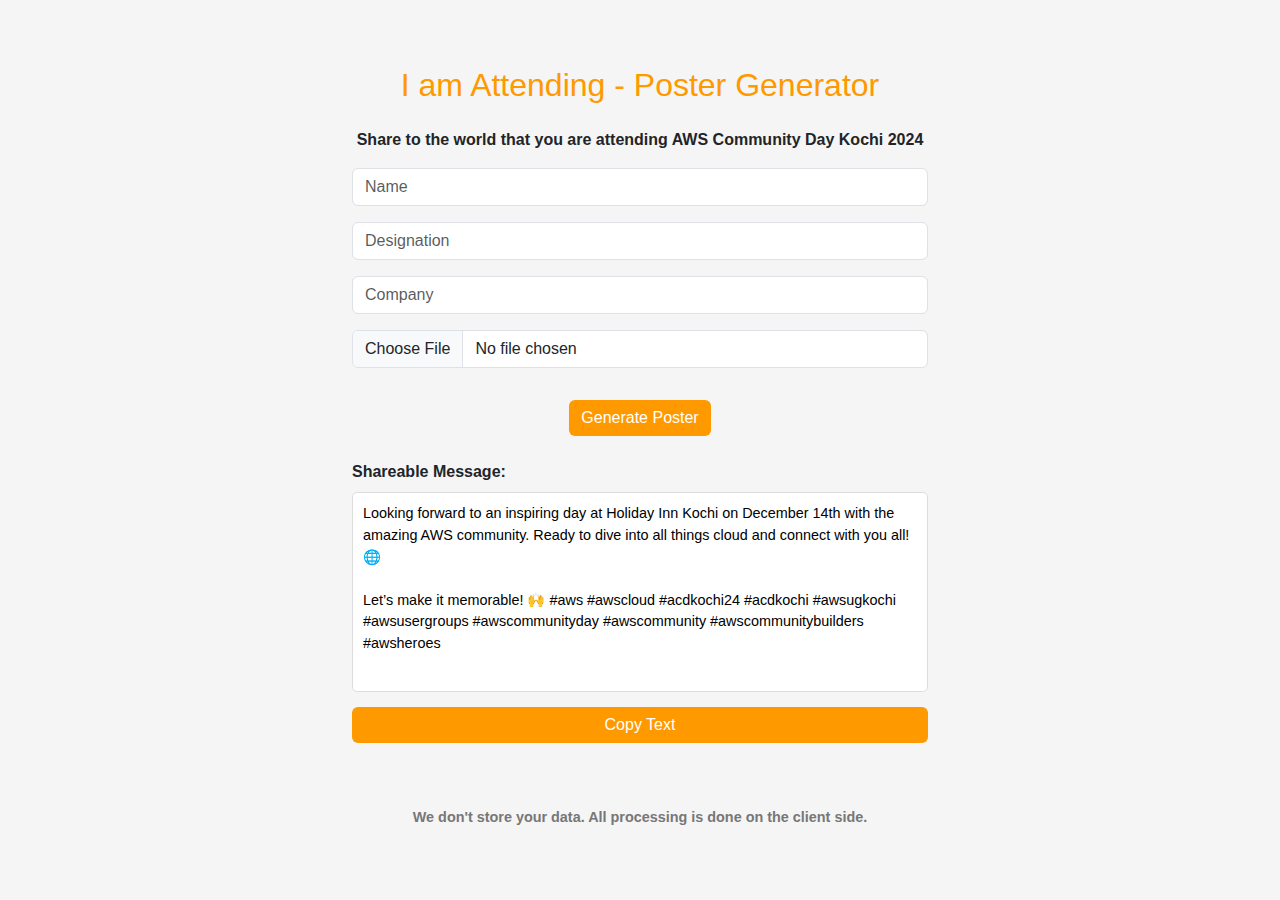
<file: public/acd-joinme/index.html>
<!DOCTYPE html>
<html lang="en">
<head>
    <meta charset="UTF-8">
    <meta name="viewport" content="width=device-width, initial-scale=1.0">
    <title>ACDKOCHI24 - I am Attending - Poster Generator</title>
    <link href="https://fonts.cdnfonts.com/css/amazon-ember" rel="stylesheet">
    <!-- Bootstrap CSS -->
    <link href="https://cdn.jsdelivr.net/npm/bootstrap@5.3.0/dist/css/bootstrap.min.css" rel="stylesheet">
    <link rel="stylesheet" href="style.css">
</head>
<body>
    <div class="container">
        <h2 class="p-3">I am Attending - Poster Generator</h2>
        <p>Share to the world that you are attending AWS Community Day Kochi 2024</p>
        <div class="mb-3">
            <input type="text" placeholder="Name" id="name" accept="image/*" class="form-control">
        </div>
        <div class="mb-3">
            <input type="text" placeholder="Designation" id="designation" accept="image/*" class="form-control">
        </div>
        <div class="mb-3">
            <input type="text" placeholder="Company" id="company" accept="image/*" class="form-control">
        </div>
        <input type="file" id="imageUpload" accept="image/*" class="form-control" onchange="validateImage()">
        <canvas id="posterCanvas" width="1200" height="1200"></canvas>
        <button class="btn btn-custom mt-3" onclick="generatePoster()">Generate Poster</button>
        <a id="downloadBtn" class="btn btn-custom mt-3" download="generated_poster.png">Download Poster</a>
        <button id="shareBtn" class="btn btn-custom mt-3" onclick="sharePoster()">Share Poster</button>

        <div class="instruction-box p-3 my-3 text-center bg-light border rounded" id="instruction-box">
            <p class="mb-2">
                <strong>How to share:</strong> Click "Copy Text" to copy the message below, then press "Share Poster" to open your favorite social media platform (e.g., LinkedIn or Twitter) and share your attendance at <strong>#ACDKOCHI24</strong>!
            </p>
        </div>
        

        <!-- Share Text Section -->
        <div id="shareTextContainer">
            <label for="shareText">Shareable Message:</label>
            <textarea id="shareText" readonly></textarea>
            <button class="btn btn-custom btn-copy" onclick="copyShareText()">Copy Text</button>
        </div>
    </div>

    <!-- Footer -->
    <footer>
        <p>We don't store your data. All processing is done on the client side.</p>
    </footer>

    <script src="script.js"></script>

    <!-- Bootstrap JS -->
    <script src="https://cdn.jsdelivr.net/npm/bootstrap@5.3.0/dist/js/bootstrap.bundle.min.js"></script>
</body>
</html>
</file>
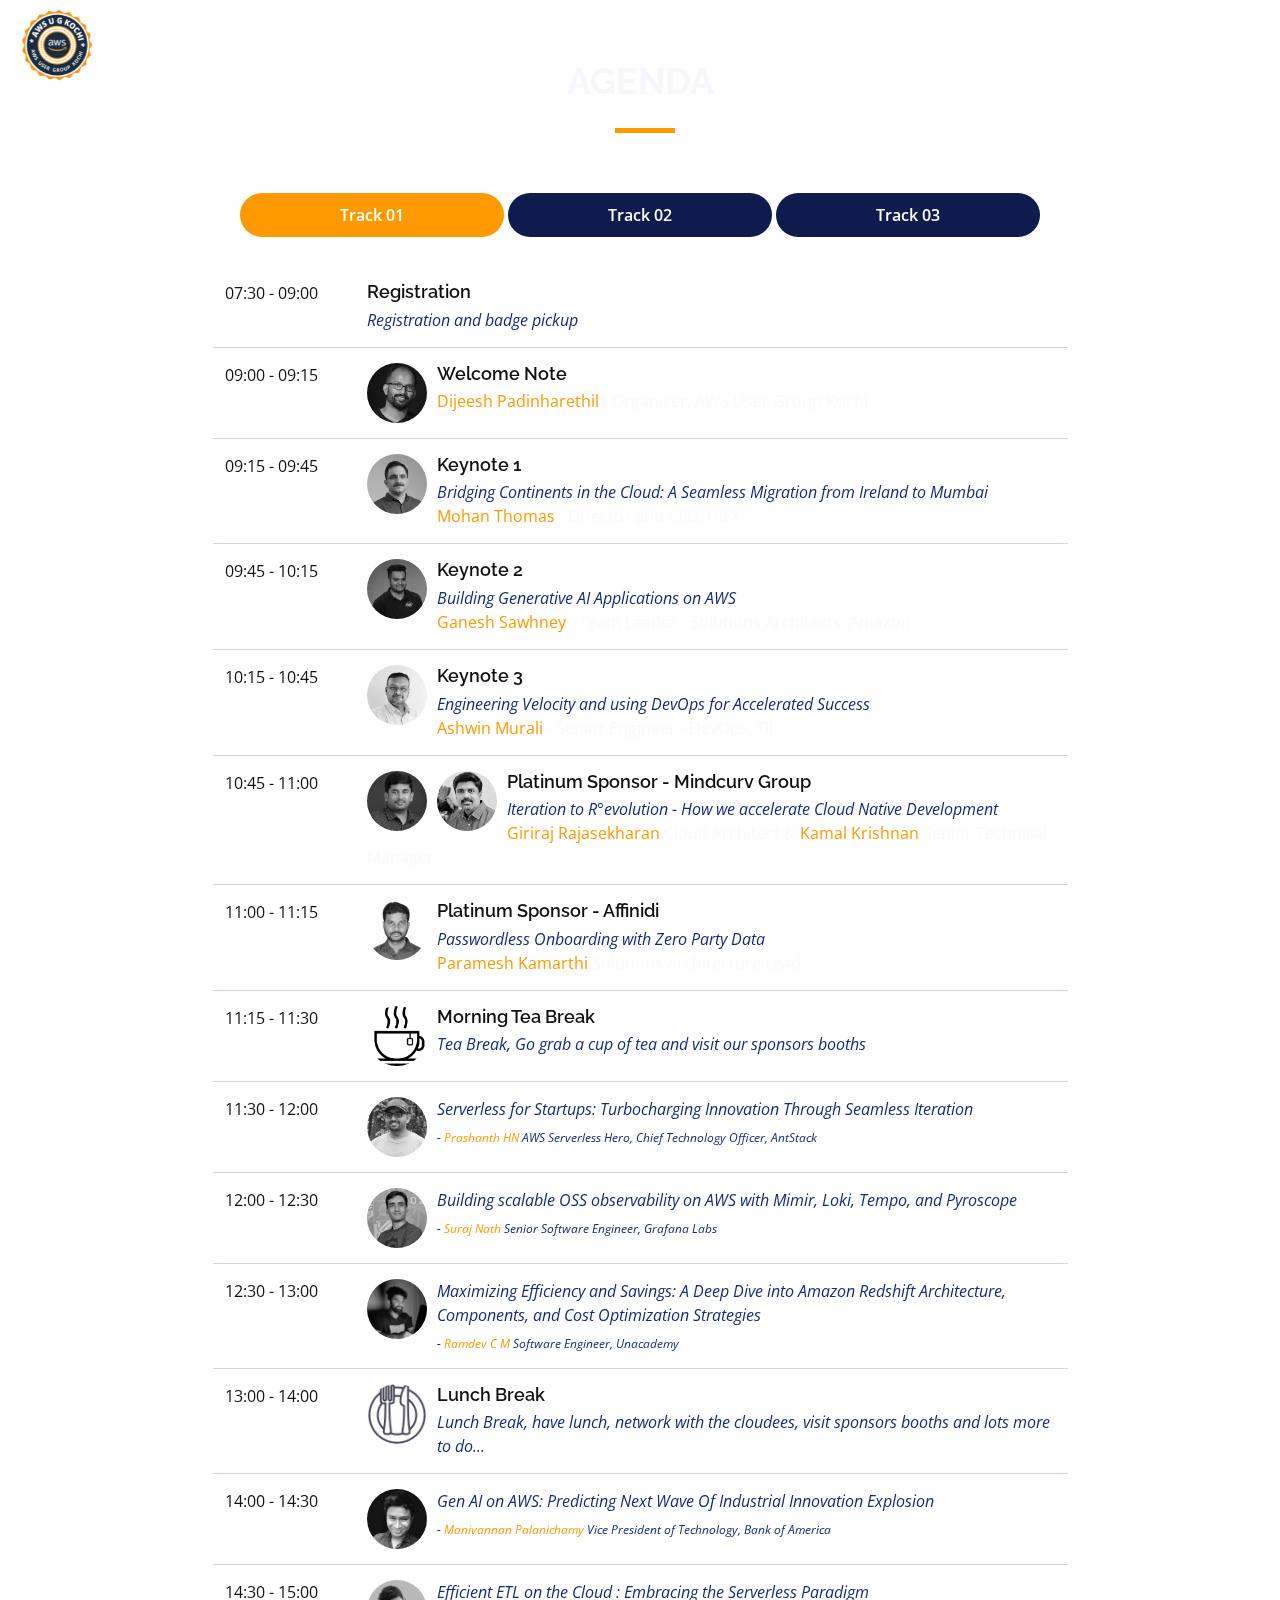
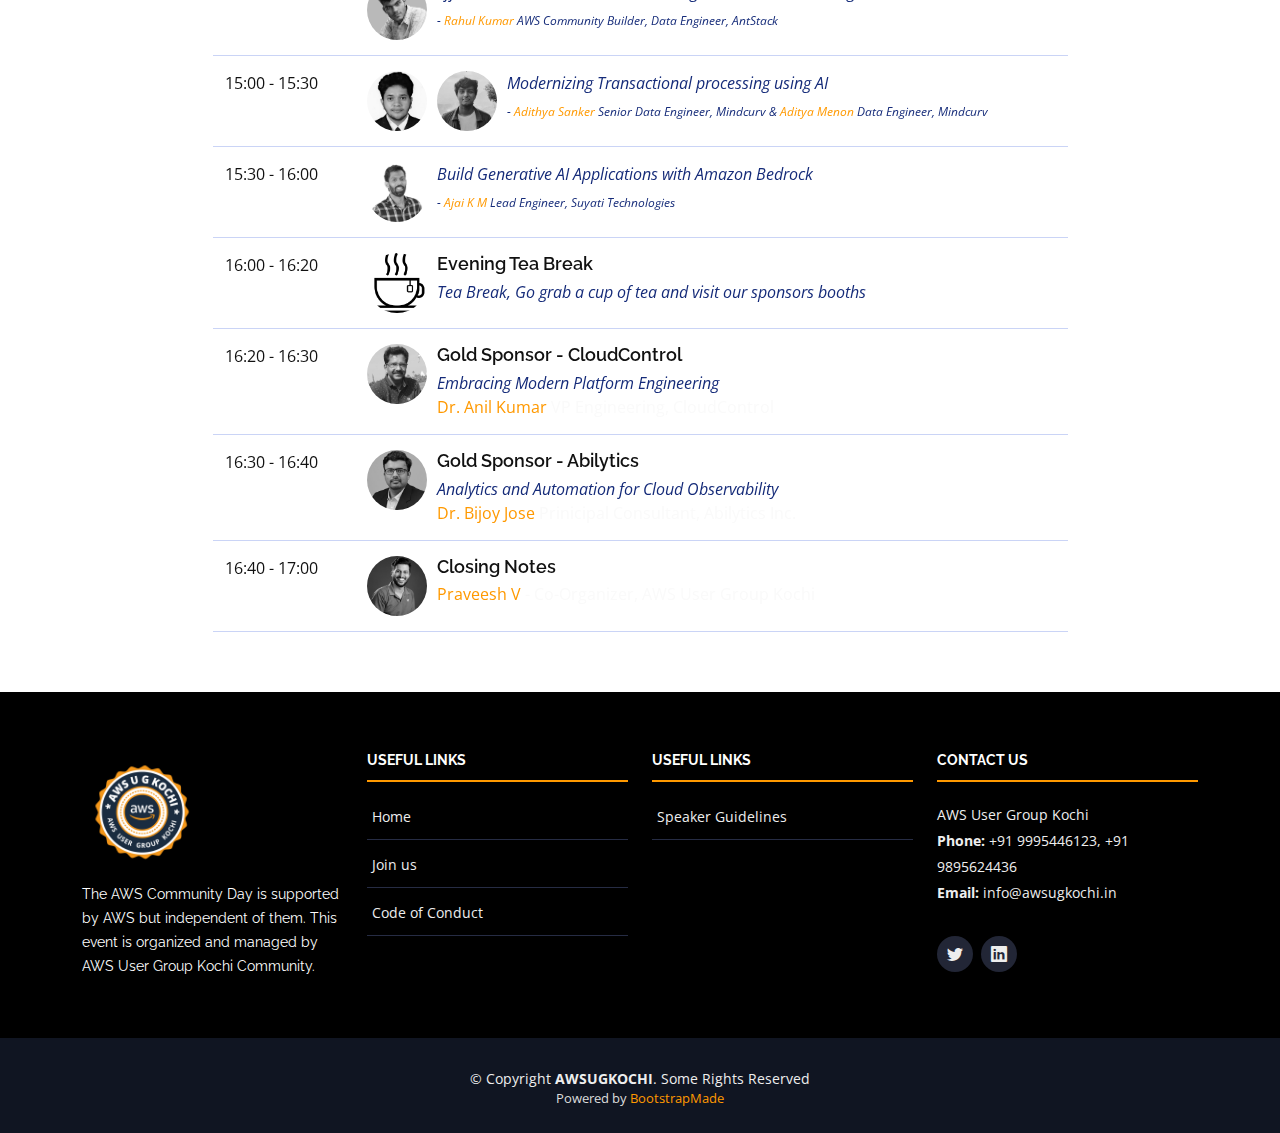
<file: public/agenda/index.html>
<!DOCTYPE html>
<html lang="en">

<head>
  <meta charset="utf-8">
  <meta content="width=device-width, initial-scale=1.0" name="viewport">
  <base href="../" target="_blank">

  <title>Agenda - AWS Community Day Kochi 2024</title>
  <meta content="AWS User Group Kochi (AWSUGKOCHI) is proudly presenting our flagship annual event AWS Community Day Kochi
  2024. Unveiling success stories, use cases & much more from industry leaders and community heroes and
  builders." name="description">
  <meta content="AWS, Community, Community Day, User Group, AWSUGKochi, Event, Kochi" name="keywords">

  <!-- For Social -->
  <meta content="AWS Community Day Kochi - 2024" property="og:title" name="title">
  <meta content="website" property="og:type" name="type">
  <meta content="https://communityday.awsugkochi.in/assets/img/social-meta-img.png" property="og:image" name="image">
  <meta content="https://communityday.awsugkochi.in" property="og:url" name="url">

  <!-- Favicons -->
  <link href="assets/img/favicon.png" rel="icon">
  <link href="assets/img/apple-touch-icon.png" rel="apple-touch-icon">

  <!-- Google Fonts -->
  <link href="https://fonts.googleapis.com/css?family=Open+Sans:300,300i,400,400i,700,700i|Raleway:300,400,500,700,800"
    rel="stylesheet">

  <!-- Vendor CSS Files -->
  <link href="assets/vendor/aos/aos.css" rel="stylesheet">
  <link href="assets/vendor/bootstrap/css/bootstrap.min.css" rel="stylesheet">
  <link href="assets/vendor/bootstrap-icons/bootstrap-icons.css" rel="stylesheet">
  <link href="assets/vendor/glightbox/css/glightbox.min.css" rel="stylesheet">
  <link href="assets/vendor/swiper/swiper-bundle.min.css" rel="stylesheet">

  <!-- Template Main CSS File -->
  <link href="assets/css/style.css" rel="stylesheet">
  <!-- Share -->
  <script type="text/javascript"
    src="//platform-api.sharethis.com/js/sharethis.js#property=5b63095a78eb8b00113e362f&product=inline-share-buttons"></script>
  <script async src="https://static.addtoany.com/menu/page.js"></script>

  <!-- =======================================================
  * Template Name: TheEvent - v4.8.0
  * Template URL: https://bootstrapmade.com/theevent-conference-event-bootstrap-template/
  * Author: BootstrapMade.com
  * License: https://bootstrapmade.com/license/
  ======================================================== -->
</head>

<body>

  <!-- ======= Header ======= -->
  <header id="header" class="d-flex align-items-center ">
    <div class="container-fluid container-xxl d-flex align-items-center">

      <div id="logo" class="me-auto">
        <!-- Uncomment below if you prefer to use a text logo -->
        <!-- <h1><a href="index.html">The<span>Event</span></a></h1>-->
        <a href="index.html" class="scrollto"><img src="assets/img/logo.png" alt="" title=""></a>
      </div>
      <i class="bi bi-list mobile-nav-toggle"></i>
    </div>
  </header><!-- End Header -->
  <main id="main">
    <!-- ======= Schedule Section ======= -->
    <section id="schedule" class="section-with-bg">
      <div class="container" data-aos="fade-up">
        <div class="section-header">
          <h2>Agenda</h2>
          <!-- <p>Community Day will be a single day event. Agenda will be updated here by September 20th.</p> -->
          <!-- <p>Community Day will be a single day event and event schedule will be updated by October 30.</p> -->
        </div>
        <ul class="nav nav-tabs" role="tablist" data-aos="fade-up" data-aos-delay="100">
          <li class="nav-item">
            <a class="nav-link active" href="#day-1" role="tab" data-bs-toggle="tab">Track 01</a>
          </li>
          <li class="nav-item">
            <a class="nav-link" href="#day-2" role="tab" data-bs-toggle="tab">Track 02</a>
          </li>
          <li class="nav-item">
            <a class="nav-link" href="#day-3" role="tab" data-bs-toggle="tab">Track 03</a>
          </li>
        </ul>

        <div class="tab-content row justify-content-center" data-aos="fade-up" data-aos-delay="200">

          <!-- Schedule Track 1 -->
          <div role="tabpanel" class="col-lg-9 tab-pane fade show active" id="day-1">

            <div class="row schedule-item">
              <div class="col-md-2"><time>07:30 - 09:00</time></div>
              <div class="col-md-10">
                <h4>Registration</h4>
                <p>Registration and badge pickup</p>
              </div>
            </div>

            <div class="row schedule-item">
              <div class="col-md-2"><time>09:00 - 09:15</time></div>
              <div class="col-md-10">
                <div class="speaker">
                  <img src="assets/img/speakers/dijeesh_p.jpg" alt="Welcome Note">
                </div>
                <h4>Welcome Note <span> </span></h4>
                <!--<p></p>-->
                <a href="https://www.linkedin.com/in/dijeeshpnair/" target="_blank">Dijeesh Padinharethil</a> -
                Organizer, AWS User Group Kochi
              </div>
            </div>
            <!--
            <div class="row schedule-item">
              <div class="col-md-2"><time>09:10 - 10:50</time></div>
              <div class="col-md-10">
                <div class="speaker">
                  <img src="assets/img/speakers/speaker.jpg" alt="Keynote">
                </div>
                <h4>Keynote<span></span></h4>
                <p>TBD</p>
                <a href="#" target="_blank">
                  TBD</a> - TBD
              </div>
            </div>
            -->

            <div class="row schedule-item">
              <div class="col-md-2"><time>09:15 - 09:45</time></div>
              <div class="col-md-10">
                <div class="speaker">
                  <img src="assets/img/speakers/mohan_t.jpg" alt="Keynote 1">
                </div>
                <h4>Keynote 1<span></span></h4>
                <p>Bridging Continents in the Cloud: A Seamless Migration from Ireland to Mumbai</p>
                <a href="https://www.linkedin.com/in/mohanhifx/" target="_blank">
                  Mohan Thomas</a> - Director and CEO, HiFX
              </div>
            </div>

            <div class="row schedule-item">
              <div class="col-md-2"><time>09:45 - 10:15</time></div>
              <div class="col-md-10">
                <div class="speaker">
                  <img src="assets/img/speakers/ganesh_s.jpg" alt="Keynote 3">
                </div>
                <h4>Keynote 2<span></span></h4>
                <p>Building Generative AI Applications on AWS</p>
                <a href="https://www.linkedin.com/in/ganeshsawhney/" target="_blank">
                  Ganesh Sawhney</a> - Team Leader - Solutions Architects, Amazon
              </div>
            </div>

            <div class="row schedule-item">
              <div class="col-md-2"><time>10:15 - 10:45</time></div>
              <div class="col-md-10">
                <div class="speaker">
                  <img src="assets/img/speakers/ashwin_murali.jpg" alt="Keynote 2">
                </div>
                <h4>Keynote 3<span></span></h4>
                <p>Engineering Velocity and using DevOps for Accelerated Success</p>
                <a href="https://www.linkedin.com/in/ashwinmurali/" target="_blank">
                  Ashwin Murali</a> - Senior Engineer - DevOps, TII
              </div>
            </div>

            <div class="row schedule-item">
              <div class="col-md-2"><time>10:45 - 11:00</time></div>
              <div class="col-md-10">
                <div class="speaker">
                  <img src="assets/img/speakers/giriraj_rajasekharan.jpg" alt="Platinum Sponsor Talk 1">
                </div>
                <div class="speaker">
                  <img src="assets/img/speakers/kamal_krishnan.jpg" alt="Platinum Sponsor Talk 1">
                </div>
                <h4>Platinum Sponsor - Mindcurv Group<span></span></h4>
                <p>Iteration to R°evolution - How we accelerate Cloud Native Development</p>
                <a href="https://www.linkedin.com/in/giriraj-rajasekharan-754b4046/" target="_blank">Giriraj
                  Rajasekharan</a>
                Cloud Architect &
                <a href="https://www.linkedin.com/in/kamal-krishnan/" target="_blank">Kamal Krishnan</a>
                Senior Technical Manager
              </div>
            </div>

            <div class="row schedule-item">
              <div class="col-md-2"><time>11:00 - 11:15</time></div>
              <div class="col-md-10">
                <div class="speaker">
                  <img src="assets/img/speakers/paramesh_kamarthi.jpg" alt="Platinum Sponsor Talk 1">
                </div>
                <h4>Platinum Sponsor - Affinidi<span></span></h4>
                <p>Passwordless Onboarding with Zero Party Data</p>
                <a href="https://www.linkedin.com/in/paramesh-kamarthi-05a36258/" target="_blank">Paramesh Kamarthi</a>
                Solutions Architecture Lead
              </div>
            </div>


            <div class="row schedule-item">
              <div class="col-md-2"><time>11:15 - 11:30</time></div>
              <div class="col-md-10">
                <div class="speaker">
                  <img src="assets/img/speakers/tea-break.png" alt="Keynote Speaker">
                </div>
                <h4>Morning Tea Break <span></span></h4>
                <p>Tea Break, Go grab a cup of tea and visit our sponsors booths </p>
              </div>
            </div>

            <div class="row schedule-item">
              <div class="col-md-2"><time>11:30 - 12:00</time> </div>
              <div class="col-md-10">
                <div class="speaker">
                  <img src="assets/img/speakers/prashanth_hn.jpg" alt="Prashanth HN">
                </div>
                <p class="d-flex flex-column">Serverless for Startups: Turbocharging Innovation Through Seamless
                  Iteration
                  <span class="mt-2" style="font-size: 12px; "> -
                    <a href="https://www.linkedin.com/in/hnprashanth/" target="_blank">Prashanth HN</a>
                    AWS Serverless Hero, Chief Technology Officer, AntStack
                  </span>
                </p>
              </div>
            </div>

            <div class="row schedule-item">
              <div class="col-md-2"><time>12:00 - 12:30</time> </div>
              <div class="col-md-10">
                <div class="speaker">
                  <img src="assets/img/speakers/suraj_nath.jpg" alt="Suraj Nath">
                </div>
                <p class="d-flex flex-column">Building scalable OSS observability on AWS with Mimir, Loki, Tempo, and
                  Pyroscope
                  <span class="mt-2" style="font-size: 12px; "> -
                    <a href="https://www.linkedin.com/in/electron0zero/" target="_blank">Suraj Nath</a>
                    Senior Software Engineer, Grafana Labs
                  </span>
                </p>
              </div>
            </div>

            <div class="row schedule-item">
              <div class="col-md-2"><time>12:30 - 13:00</time> </div>
              <div class="col-md-10">
                <div class="speaker">
                  <img src="assets/img/speakers/ramdev_cm.jpg" alt="Ramdev C M">
                </div>
                <p class="d-flex flex-column">Maximizing Efficiency and Savings: A Deep Dive into Amazon Redshift
                  Architecture, Components, and Cost Optimization Strategies
                  <span class="mt-2" style="font-size: 12px; "> -
                    <a href="https://www.linkedin.com/in/ramdevcm/" target="_blank">Ramdev C M</a>
                    Software Engineer, Unacademy
                  </span>
                </p>
              </div>
            </div>

            <div class="row schedule-item">
              <div class="col-md-2"><time>13:00 - 14:00</time></div>
              <div class="col-md-10">
                <div class="speaker">
                  <img src="assets/img/speakers/lunch-break.png" alt="Keynote Speaker">
                </div>
                <h4>Lunch Break <span></span></h4>
                <p>Lunch Break, have lunch, network with the cloudees, visit sponsors booths and lots more to do...
                </p>
              </div>
            </div>

            <div class="row schedule-item">
              <div class="col-md-2"><time>14:00 - 14:30</time> </div>
              <div class="col-md-10">
                <div class="speaker">
                  <img src="assets/img/speakers/manivannan_p.jpg" alt="Manivannan Palanichamy">
                </div>
                <p class="d-flex flex-column">Gen AI on AWS: Predicting Next Wave Of Industrial Innovation Explosion
                  <span class="mt-2" style="font-size: 12px; "> -
                    <a href="https://www.linkedin.com/in/manivannanpalanichamy/" target="_blank">Manivannan
                      Palanichamy</a>
                    Vice President of Technology, Bank of America
                  </span>
                </p>
              </div>
            </div>

            <div class="row schedule-item">
              <div class="col-md-2"><time>14:30 - 15:00</time> </div>
              <div class="col-md-10">
                <div class="speaker">
                  <img src="assets/img/speakers/rahul_kumar.png" alt="Rahul Kumar">
                </div>
                <p class="d-flex flex-column">Efficient ETL on the Cloud : Embracing the Serverless Paradigm
                  <span class="mt-2" style="font-size: 12px; "> -
                    <a href="https://www.linkedin.com/in/kumarahul98/" target="_blank">Rahul Kumar</a>
                    AWS Community Builder, Data Engineer, AntStack
                  </span>
                </p>
              </div>
            </div>

            <div class="row schedule-item">
              <div class="col-md-2"><time>15:00 - 15:30</time> </div>
              <div class="col-md-10">
                <div class="speaker">
                  <img src="assets/img/speakers/adithya_sanker.jpg" alt="Adithya Sanker">
                </div>
                <div class="speaker">
                  <img src="assets/img/speakers/aditya_menon.jpg" alt="Aditya Menon">
                </div>
                <p class="d-flex flex-column">Modernizing Transactional processing using AI
                  <span class="mt-2" style="font-size: 12px; "> -
                    <a href="https://www.linkedin.com/in/adithya-sanker-991950aa/" target="_blank">Adithya Sanker</a>
                    Senior Data Engineer, Mindcurv &
                    <a href="https://www.linkedin.com/in/aditya-menon-624578196/" target="_blank">Aditya Menon</a>
                    Data Engineer, Mindcurv
                  </span>
                </p>
              </div>
            </div>

            <div class="row schedule-item">
              <div class="col-md-2"><time>15:30 - 16:00</time> </div>
              <div class="col-md-10">
                <div class="speaker">
                  <img src="assets/img/speakers/ajai_km.jpg" alt="Ajai K M">
                </div>
                <p class="d-flex flex-column">Build Generative AI Applications with Amazon Bedrock
                  <span class="mt-2" style="font-size: 12px; "> -
                    <a href="https://www.linkedin.com/in/ajai-km/" target="_blank">Ajai K M</a>
                    Lead Engineer, Suyati Technologies
                  </span>
                </p>
              </div>
            </div>


            <!--
            <div class="row schedule-item">
              <div class="col-md-2"><time>14:00 - 16:00</time></div>
              <div class="col-md-10">
                <div class="speaker">
                  <img src="assets/img/speakers/speaker.jpg" alt="Keynote Speaker">
                </div>
                <p class="d-flex flex-column">Technical Presentations. CFP is open, submit your talk now.
                   <span class="mt-2" style="font-size: 12px; "> -
                    <a href="https://www.linkedin.com/in/vivek0712/" target="_blank"> Vivek Raja P S</a>
                    <h7>AWS ML Hero, Vice President of Products, NexStem</h7>
                  </span> 
                </p>
              </div>
            </div>
          -->
            <div class="row schedule-item">
              <div class="col-md-2"><time>16:00 - 16:20</time></div>
              <div class="col-md-10">
                <div class="speaker">
                  <img src="assets/img/speakers/tea-break.png" alt="Keynote Speaker">
                </div>
                <h4>Evening Tea Break <span></span></h4>
                <p>Tea Break, Go grab a cup of tea and visit our sponsors booths</p>
              </div>
            </div>

            <div class="row schedule-item">
              <div class="col-md-2"><time>16:20 - 16:30</time> </div>
              <div class="col-md-10">
                <div class="speaker">
                  <img src="assets/img/speakers/dr_anil_kumar.jpg" alt="Gold Sponsor Talk 1">
                </div>
                <h4>Gold Sponsor - CloudControl<span></span></h4>
                <p>Embracing Modern Platform Engineering</p>
                <a href="https://www.linkedin.com/in/dr-anil-kumar-p/" target="_blank">Dr. Anil Kumar</a>
                VP Engineering, CloudControl
              </div>
            </div>

            <div class="row schedule-item">
              <div class="col-md-2"><time>16:30 - 16:40</time> </div>
              <div class="col-md-10">
                <div class="speaker">
                  <img src="assets/img/speakers/dr_bijoy_jose.jpg" alt="Gold Sponsor Talk 2">
                </div>
                <h4>Gold Sponsor - Abilytics<span></span></h4>
                <p>Analytics and Automation for Cloud Observability</p>
                <a href="https://www.linkedin.com/in/bijoyjose/" target="_blank">Dr. Bijoy Jose</a>
                Prinicipal Consultant, Abilytics Inc.
              </div>
            </div>

            <div class="row schedule-item">
              <div class="col-md-2"><time>16:40 - 17:00</time></div>
              <div class="col-md-10">
                <div class="speaker">
                  <img src="assets/img/speakers/praveesh_v.jpg" alt="Closing Notes">
                </div>
                <h4>Closing Notes <span></span></h4>
                <a href="https://www.linkedin.com/in/praveeshv/" target="_blank">Praveesh V</a> -
                Co-Organizer, AWS User Group Kochi
              </div>
            </div>

          </div>

          <!-- Schdule Track 2 -->
          <div role="tabpanel" class="col-lg-9 tab-pane fade" id="day-2">

            <div class="row schedule-item">
              <div class="col-md-2"><time>11:30 - 12:00</time> </div>
              <div class="col-md-10">
                <div class="speaker">
                  <img src="assets/img/speakers/ashish_t.jpg" alt="Ashish Tiwari">
                </div>
                <p class="d-flex flex-column">RAG using Elasticsearch and LangChain with Amazon Bedrock
                  <span class="mt-2" style="font-size: 12px; "> -
                    <a href="https://www.linkedin.com/in/ashishtiwari93/" target="_blank">Ashish Tiwari</a>
                    Senior Developer Advocate, Elastic
                  </span>
                </p>
              </div>
            </div>

            <div class="row schedule-item">
              <div class="col-md-2"><time>12:00 - 12:30</time> </div>
              <div class="col-md-10">
                <div class="speaker">
                  <img src="assets/img/speakers/bhuvana_r.jpg" alt="Bhuvaneshwari R">
                </div>
                <p class="d-flex flex-column">Advanced data modeling with Amazon DynamoDB
                  <span class="mt-2" style="font-size: 12px; "> -
                    <a href="https://www.linkedin.com/in/bhuvaneshwarir/" target="_blank">Bhuvaneshwari R</a>
                    Software Prod & Plat Engineering Manager, Accenture
                  </span>
                </p>
              </div>
            </div>

            <div class="row schedule-item">
              <div class="col-md-2"><time>12:30 - 13:00</time> </div>
              <div class="col-md-10">
                <div class="speaker">
                  <img src="assets/img/speakers/akhil_m.jpg" alt="Akhil Mohan">
                </div>
                <p class="d-flex flex-column">Finch: An Open Source Client for Container Development by AWS
                  <span class="mt-2" style="font-size: 12px; "> -
                    <a href="https://www.linkedin.com/in/akhilerm/" target="_blank">Akhil Mohan</a>
                    Software Engineer | containerd Maintainer
                  </span>
                </p>
              </div>
            </div>

            <div class="row schedule-item">
              <div class="col-md-2"><time>13:00 - 14:00</time></div>
              <div class="col-md-10">
                <div class="speaker">
                  <img src="assets/img/speakers/lunch-break.png" alt="Keynote Speaker">
                </div>
                <h4>Lunch Break <span></span></h4>
                <p>Lunch Break, have lunch, network with the cloudees, visit sponsors booths and lots more to do...
                </p>
              </div>
            </div>

            <div class="row schedule-item">
              <div class="col-md-2"><time>14:00 - 14:30</time> </div>
              <div class="col-md-10">
                <div class="speaker">
                  <img src="assets/img/speakers/a_fasil.jpg" alt="Ahamed Fasil">
                </div>
                <p class="d-flex flex-column">Elevating Enterprise IT Operations: Harnessing AWS for Observability,
                  Event Correlation, Auto-Diagnosis, and Auto-Remediation
                  <span class="mt-2" style="font-size: 12px; "> -
                    <a href="https://www.linkedin.com/in/ahamedfasil/" target="_blank">Ahamed Fasil</a>
                    Principal Architect, Autodesk
                  </span>
                </p>
              </div>
            </div>

            <div class="row schedule-item">
              <div class="col-md-2"><time>14:30 - 15:00</time> </div>
              <div class="col-md-10">
                <div class="speaker">
                  <img src="assets/img/speakers/karthik_nair.jpg" alt="Karthik Nair">
                </div>
                <p class="d-flex flex-column">Fortifying AWS EKS : Elevating Security to Enterprise Excellence
                  <span class="mt-2" style="font-size: 12px; "> -
                    <a href="https://www.linkedin.com/in/karthik-nair-609a2466/" target="_blank">Karthik Nair</a>
                    AWS Community Builder, Principal Solutions Architect, LTIMindtree
                  </span>
                </p>
              </div>
            </div>

            <div class="row schedule-item">
              <div class="col-md-2"><time>15:00 - 15:30</time> </div>
              <div class="col-md-10">
                <div class="speaker">
                  <img src="assets/img/speakers/sreeram_venkitesh.jpg" alt="Sreeram Venkitesh">
                </div>
                <p class="d-flex flex-column">How we built neetoDeploy, our PaaS deployment service using Kubernetes on
                  Amazon EKS
                  <span class="mt-2" style="font-size: 12px; "> -
                    <a href="https://www.linkedin.com/in/sreeramvenkitesh/" target="_blank">Sreeram Venkitesh</a>
                    Software Engineer, BigBinary
                  </span>
                </p>
              </div>
            </div>

            <div class="row schedule-item">
              <div class="col-md-2"><time>15:30 - 16:00</time> </div>
              <div class="col-md-10">
                <div class="speaker">
                  <img src="assets/img/speakers/jacob_t_paul.jpg" alt="Jacob T Paul">
                </div>
                <p class="d-flex flex-column">Revolutionising Healthcare with AWS: Innovations, Challenges, and Future
                  Possibilities
                  <span class="mt-2" style="font-size: 12px; "> -
                    <a href="https://www.linkedin.com/in/jacob-t-paul-8b816686/" target="_blank">Jacob T Paul</a>
                    CTO, ZH Healthcare - blueBriX
                  </span>
                </p>
              </div>
            </div>
          </div>

          <!-- Schdule Track 3 -->
          <div role="tabpanel" class="col-lg-9 tab-pane fade" id="day-3">

            <div class="row schedule-item">
              <div class="col-md-2"><time>11:30 - 12:15</time></div>
              <div class="col-md-10">
                <div class="speaker">
                  <img src="assets/img/speakers/ansil_h.jpg" alt="Ansil H">
                </div>
                <h4>CNCG Kochi Workshop<span></span></h4>
                <p>Introduction to the CNCF world with Kubernetes</p>
                <a href="https://www.linkedin.com/in/ansilh/" target="_blank">Ansil H</a>
                Lead SRE, Cisco
              </div>
            </div>

            <div class="row schedule-item">
              <div class="col-md-2"><time>12:30 - 13:15</time></div>
              <div class="col-md-10">
                <div class="speaker">
                  <img src="assets/img/speakers/dominic_geevarghese.jpg" alt="Dominic Geevarghese">
                </div>
                <h4>CNCG Kochi Workshop<span></span></h4>
                <p>From Kubernetes Zero to Hero: A Deep Dive with Rancher</p>
                <a href="https://www.linkedin.com/in/dominic-geevarghese/" target="_blank">Dominic Geevarghese</a>
                Solution Architect, Suse
              </div>
            </div>

            <div class="row schedule-item">
              <div class="col-md-2"><time>13:15 - 14:00</time></div>
              <div class="col-md-10">
                <div class="speaker">
                  <img src="assets/img/speakers/lunch-break.png" alt="Keynote Speaker">
                </div>
                <h4>Lunch Break <span></span></h4>
                <p>Lunch Break, have lunch, network with the cloudees, visit sponsors booths and lots more to do...
                </p>
              </div>
            </div>

            <div class="row schedule-item">
              <div class="col-md-2"><time>14:00 - 15:00</time> </div>
              <div class="col-md-10">
                <div class="speaker">
                  <img src="assets/img/speakers/ashish_ranjan.jpg" alt="Ashish Ranjan">
                </div>
                <p class="d-flex flex-column">Architecting Success: Swiggy’s strategic integration of AWS Graviton3
                  <span class="mt-2" style="font-size: 12px; "> -
                    <a href="https://www.linkedin.com/in/ashish0x01/" target="_blank">Ashish Ranjan</a>
                    Lead Engineer - Container and Observability, Swiggy
                  </span>
                </p>
              </div>
            </div>

            <div class="row schedule-item">
              <div class="col-md-2"><time>15:00 - 15:30</time> </div>
              <div class="col-md-10">
                <div class="speaker">
                  <img src="assets/img/speakers/nagesh_a.jpg" alt="Nagesh A">
                </div>
                <p class="d-flex flex-column">The Art of Autoscaling: On Demand Scaling of Pods and Nodes in Amazon EKS
                  <span class="mt-2" style="font-size: 12px; "> -
                    <a href="#" target="_blank">Nagesh A</a>
                    Head of Delivery, CloudControl
                  </span>
                </p>
              </div>
            </div>

            <div class="row schedule-item">
              <div class="col-md-2"><time>15:30 - 16:00</time> </div>
              <div class="col-md-10">
                <div class="speaker">
                  <img src="assets/img/speakers/vishnu_s.jpg" alt="Vishnu S">
                </div>
                <p class="d-flex flex-column">Automate Containerization on AWS with CDK and CI/CD
                  <span class="mt-2" style="font-size: 12px; "> -
                    <a href="https://www.linkedin.com/in/vishnus17/" target="_blank">Vishnu S</a>
                    Cloud Engineer 2, App Mastery
                  </span>
                </p>
              </div>
            </div>



          </div>
        </div>
      </div>

    </section> <!-- End Schedule Section -->



  </main><!-- End #main -->

  <!-- ======= Footer ======= -->
  <footer id="footer">
    <div class="footer-top">
      <div class="container">
        <div class="row">

          <div class="col-lg-3 col-md-6 footer-info">
            <img src="assets/img/logo.png" alt="TheEvenet">
            <p>The AWS Community Day is supported by AWS but independent of them. This event is organized and managed by
              AWS User Group Kochi Community. </p>
          </div>

          <div class="col-lg-3 col-md-6 footer-links">
            <h4>Useful Links</h4>
            <ul>
              <li><i class="fa fa-angle-right"></i> <a href="#">Home</a></li>
              <li><i class="fa fa-angle-right"></i> <a href="http://meetup.com/awsugkochi/">Join us</a></li>
              <li><i class="fa fa-angle-right"></i> <a href="coc.html">Code of
                  Conduct</a></li>
            </ul>
          </div>

          <div class="col-lg-3 col-md-6 footer-links">
            <h4>Useful Links</h4>
            <ul>
              <!-- <li><i class="fa fa-angle-right"></i> <a href="https://communityday.awsugkochi.in/acd-2024-sponsorship-deck.pdf">Become A Sponsor</a></li> -->
              <li><i class="fa fa-angle-right"></i> <a href="speaker-guidelines.html">Speaker Guidelines</a></li>
              <!-- <li><i class="fa fa-angle-right"></i> <a href="http://meetup.com/awsugkochi/">Join us</a></li>
              <li><i class="fa fa-angle-right"></i> <a href="https://communityday.awsugkochi.in/coc.html">Code of Conduct</a></li>
              <li><i class="fa fa-angle-right"></i> <a href="https://www.konfhub.com/awsugkochi">Buy Tickets</a></li> -->
            </ul>
          </div>

          <div class="col-lg-3 col-md-6 footer-contact">
            <h4>Contact Us</h4>
            <p>
              AWS User Group Kochi <br>
              <strong>Phone:</strong> +91 9995446123, +91 9895624436<br>
              <strong>Email:</strong> info@awsugkochi.in<br>
            </p>

            <div class="social-links">
              <a href="https://twitter.com/awsugkochi" class="twitter"><i class="bi bi-twitter"></i></a>
              <a href="https://www.linkedin.com/in/awsugkochi" class="linkedin"><i class="bi bi-linkedin"></i></a>
            </div>

          </div>

        </div>
      </div>
    </div>

    <div class="container">
      <div class="copyright">
        &copy; Copyright <strong>AWSUGKOCHI</strong>. Some Rights Reserved
      </div>
      <div class="credits">
        <!--
        All the links in the footer should remain intact.
        You can delete the links only if you purchased the pro version.
        Licensing information: https://bootstrapmade.com/license/
        Purchase the pro version with working PHP/AJAX contact form: https://bootstrapmade.com/buy/?theme=TheEvent
      -->
        Powered by <a href="https://bootstrapmade.com/">BootstrapMade</a>
      </div>
    </div>
  </footer><!-- End  Footer -->

  <a href="#" class="back-to-top d-flex align-items-center justify-content-center"><i
      class="bi bi-arrow-up-short"></i></a>

  <!-- Vendor JS Files -->
  <script src="assets/vendor/aos/aos.js"></script>
  <script src="assets/vendor/bootstrap/js/bootstrap.bundle.min.js"></script>
  <script src="assets/vendor/glightbox/js/glightbox.min.js"></script>
  <script src="assets/vendor/swiper/swiper-bundle.min.js"></script>
  <script src="assets/vendor/php-email-form/validate.js"></script>

  <!-- Template Main JS File -->
  <script src="assets/js/main.js"></script>

</body>

</html>
</file>
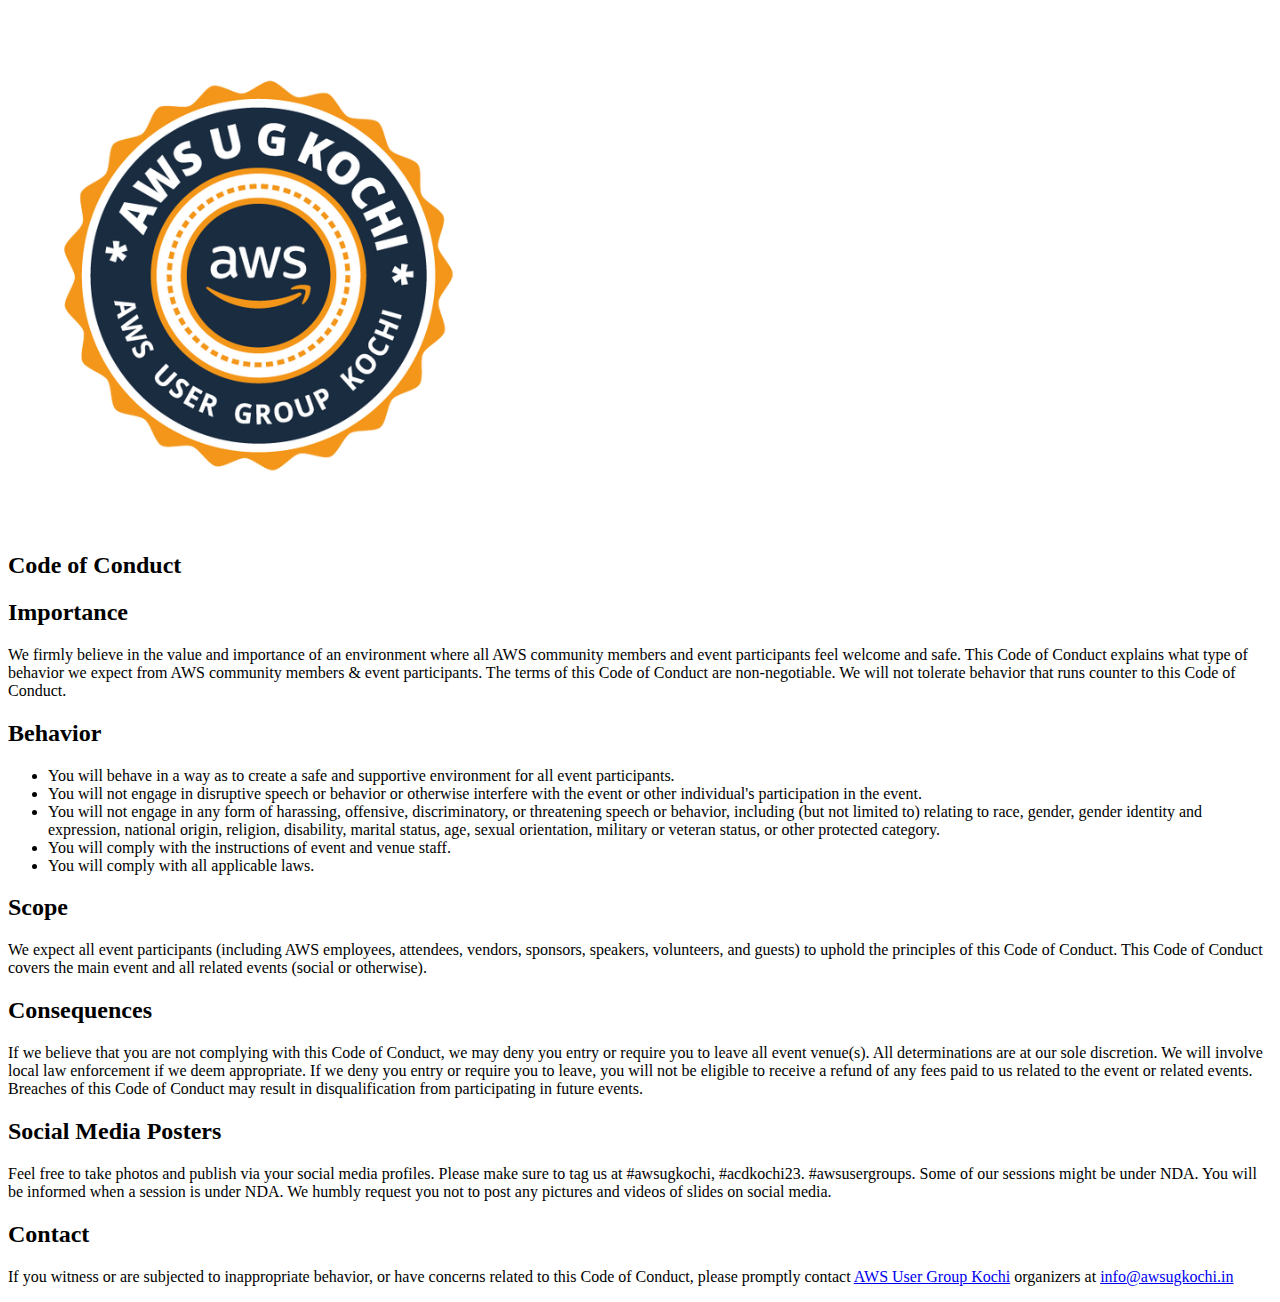
<file: public/coc.html>
<!DOCTYPE html>
<html lang="en">

<head>
	<meta charset="utf-8">
	<meta http-equiv="X-UA-Compatible" content="IE=edge">
	<meta name="viewport" content="width=device-width, initial-scale=1">
	<meta name="description" content="">
	<meta name="author" content="">

	<link rel="icon" type="image/png" sizes="32x32" href="images/favicon-32x32.png" />
	<link rel="icon" type="image/png" sizes="16x16" href="images/favicon-16x16.png" />
	<link rel="apple-touch-icon" sizes="180x180" href="images/apple-touch-icon.png" />
	<link rel="manifest" href="images/site.webmanifest">
	<link rel="mask-icon" href="images/safari-pinned-tab.svg" color="#5bbad5">
	<link rel="shortcut icon" href="images/favicon.ico">
	<meta property="og:url" content="https://communityday.awsugkochi.in" />
	<meta property="og:type" content="website" />
	<meta property="og:title" content="AWS Community Day Kochi 2023" />
	<meta property="og:description"
		content="AWS Community Day is a community-organized event featuring technical discussions led by expert AWS users and community leaders. AWS Community Day is being organized by AWS Users Group - Kochi. This group is for anyone interested in Amazon Web Services, Cloud Computing, AWS design implementation and servicing, EC2, S3, High Scalability Computing, Real Life uses of AWS and cloud servers, SaaS, IAAS, PAAS and many more" />
	<meta property="og:image"
		content="https://s3.ap-south-1.amazonaws.com/aws-community-blr/community-day-logo-sq.png" />
	<meta property="og:image:secure_url"
		content="https://s3.ap-south-1.amazonaws.com/aws-community-blr/community-day-logo-sq.png" />
	<link href="https://fonts.googleapis.com/icon?family=Material+Icons" rel="stylesheet">
	<title>Code of Conduct - AWS Community Day Kochi 2023</title>
	<!-- MAIN CSS FILES===================================
	======================================================= -->
	<link rel="stylesheet" href="https://doplrafkvxyec.cloudfront.net/assets/css/bootstrap.min.css">
	<link rel="stylesheet" href="https://doplrafkvxyec.cloudfront.net/assets/css/font-awesome.min.css">
	<link rel="stylesheet" href="https://doplrafkvxyec.cloudfront.net/assets/css/line-icons.min.css">
	<link rel="stylesheet" href="https://doplrafkvxyec.cloudfront.net/assets/css/owl.carousel.css">
	<link rel="stylesheet" href="https://doplrafkvxyec.cloudfront.net/assets/css/owl.theme.css">
	<link rel="stylesheet" href="https://doplrafkvxyec.cloudfront.net/assets/css/owl.transitions.css">
	<link rel="stylesheet" href="https://doplrafkvxyec.cloudfront.net/assets/css/animate.css">
	<!-- CUSTOM STYLE	-->
	<link id="theme" rel="stylesheet" href="https://doplrafkvxyec.cloudfront.net/assets/css/theme.css">
	<link rel="stylesheet" href="https://doplrafkvxyec.cloudfront.net/assets/css/style1.css">
	<link rel="stylesheet" href="https://doplrafkvxyec.cloudfront.net/assets/css/responsive.css">

	<link href="https://maxcdn.bootstrapcdn.com/font-awesome/4.7.0/css/font-awesome.min.css" rel="stylesheet"
		integrity="sha384-wvfXpqpZZVQGK6TAh5PVlGOfQNHSoD2xbE+QkPxCAFlNEevoEH3Sl0sibVcOQVnN" crossorigin="anonymous">

	<style>
		.table>thead>tr>th,
		.table>thead>tr>td,
		.table>tbody>tr>th,
		.table>tbody>tr>td,
		.table>tfoot>tr>th,
		.table>tfoot>tr>td {
			padding: 10px 4px
		}

		#shareImg:hover {
			opacity: 0.8;
			cursor: pointer;
		}
	</style>

</head>
<!-- .theme-option-->

<body id="page-top" data-spy="scroll" data-target=".navbar-fixed-top">

	<!--  banner slider end  -->
	<section id="main-banner">

		<div class="container">
			<div class="row">
				<div class="col-md-6 col-sm-6 col-xs-12 col-md-offset-3 col-sm-offset-3">
					<div class="banner-main">

						<h6 class="lg-title">
							<img src="assets/img/logo.png" class="img-responsive">
						</h6>

						<h2>Code of Conduct</h2>

					</div>
				</div>


			</div>
			<!-- row end  -->

		</div>
		<!-- container end  -->
	</section>
	<!-- section slider end	-->

	<!-- section code of conduct Start	-->
	<section id="section-conduct" class="section-padding ">
		<div class="container">
			<div class="row">

				<div class="col-md-12 col-sm-12">
					<div class="about-intro-1">
						<h2>Importance</h2>
						<p>
							We firmly believe in the value and importance of an environment where all AWS community
							members and event participants feel welcome and safe. This Code of Conduct explains what
							type of behavior we expect from AWS community members & event participants. The terms of
							this Code of Conduct are non-negotiable. We will not tolerate behavior that runs counter to
							this Code of Conduct.
						</p>

						<p>
						<h2>Behavior</h2>
						<ul>
							<li>You will behave in a way as to create a safe and supportive environment for all event
								participants.</li>
							<li>You will not engage in disruptive speech or behavior or otherwise interfere with the
								event or other individual's participation in the event.</li>
							<li>You will not engage in any form of harassing, offensive, discriminatory, or threatening
								speech or behavior, including (but not limited to) relating to race, gender, gender
								identity and expression, national origin, religion, disability, marital status, age,
								sexual orientation, military or veteran status, or other protected category.</li>
							<li>You will comply with the instructions of event and venue staff.</li>
							<li>You will comply with all applicable laws.</li>
						</ul>

						</p>

						<p>
						<h2>Scope</h2>
						<p>We expect all event participants (including AWS employees, attendees, vendors, sponsors,
							speakers, volunteers, and guests) to uphold the principles of this Code of Conduct. This
							Code of Conduct covers the main event and all related events (social or otherwise).</p>
						</p>

						<p>
						<h2>Consequences</h2>
						<p>If we believe that you are not complying with this Code of Conduct, we may deny you entry or
							require you to leave all event venue(s). All determinations are at our sole discretion. We
							will involve local law enforcement if we deem appropriate.

							If we deny you entry or require you to leave, you will not be eligible to receive a refund
							of any fees paid to us related to the event or related events. Breaches of this Code of
							Conduct may result in disqualification from participating in future events.</p>
						</p>

						<p>
						<h2>Social Media Posters</h2>
						<p>
							Feel free to take photos and publish via your social media profiles. Please make sure to tag
							us at #awsugkochi, #acdkochi23. #awsusergroups. Some of our sessions might be under NDA. You
							will be informed when a session is under NDA. We humbly request you not to post any pictures
							and videos of slides on social media. </p>
						</p>

						<p>
						<h2>Contact</h2>
						<p>If you witness or are subjected to inappropriate behavior, or have concerns related to this
							Code of Conduct, please promptly contact <a href="http://meetup.com/awsugkochi/"
								target="_blank">AWS User Group Kochi</a> organizers at <a
								href="mailto:info@awsugkochi.in">info@awsugkochi.in</a>
						</p>

					</div>
				</div>
			</div>
			<!-- row end  -->
		</div>
		<!-- container end  -->
	</section>
	<!-- section code of conduct end	-->

	<!-- Vendor JS Files -->
	<script src="assets/vendor/aos/aos.js"></script>
	<script src="assets/vendor/bootstrap/js/bootstrap.bundle.min.js"></script>
	<script src="assets/vendor/glightbox/js/glightbox.min.js"></script>
	<script src="assets/vendor/swiper/swiper-bundle.min.js"></script>
	<script src="assets/vendor/php-email-form/validate.js"></script>

	<!-- Template Main JS File -->
	<script src="assets/js/main.js"></script>

</body>

</html>
</file>
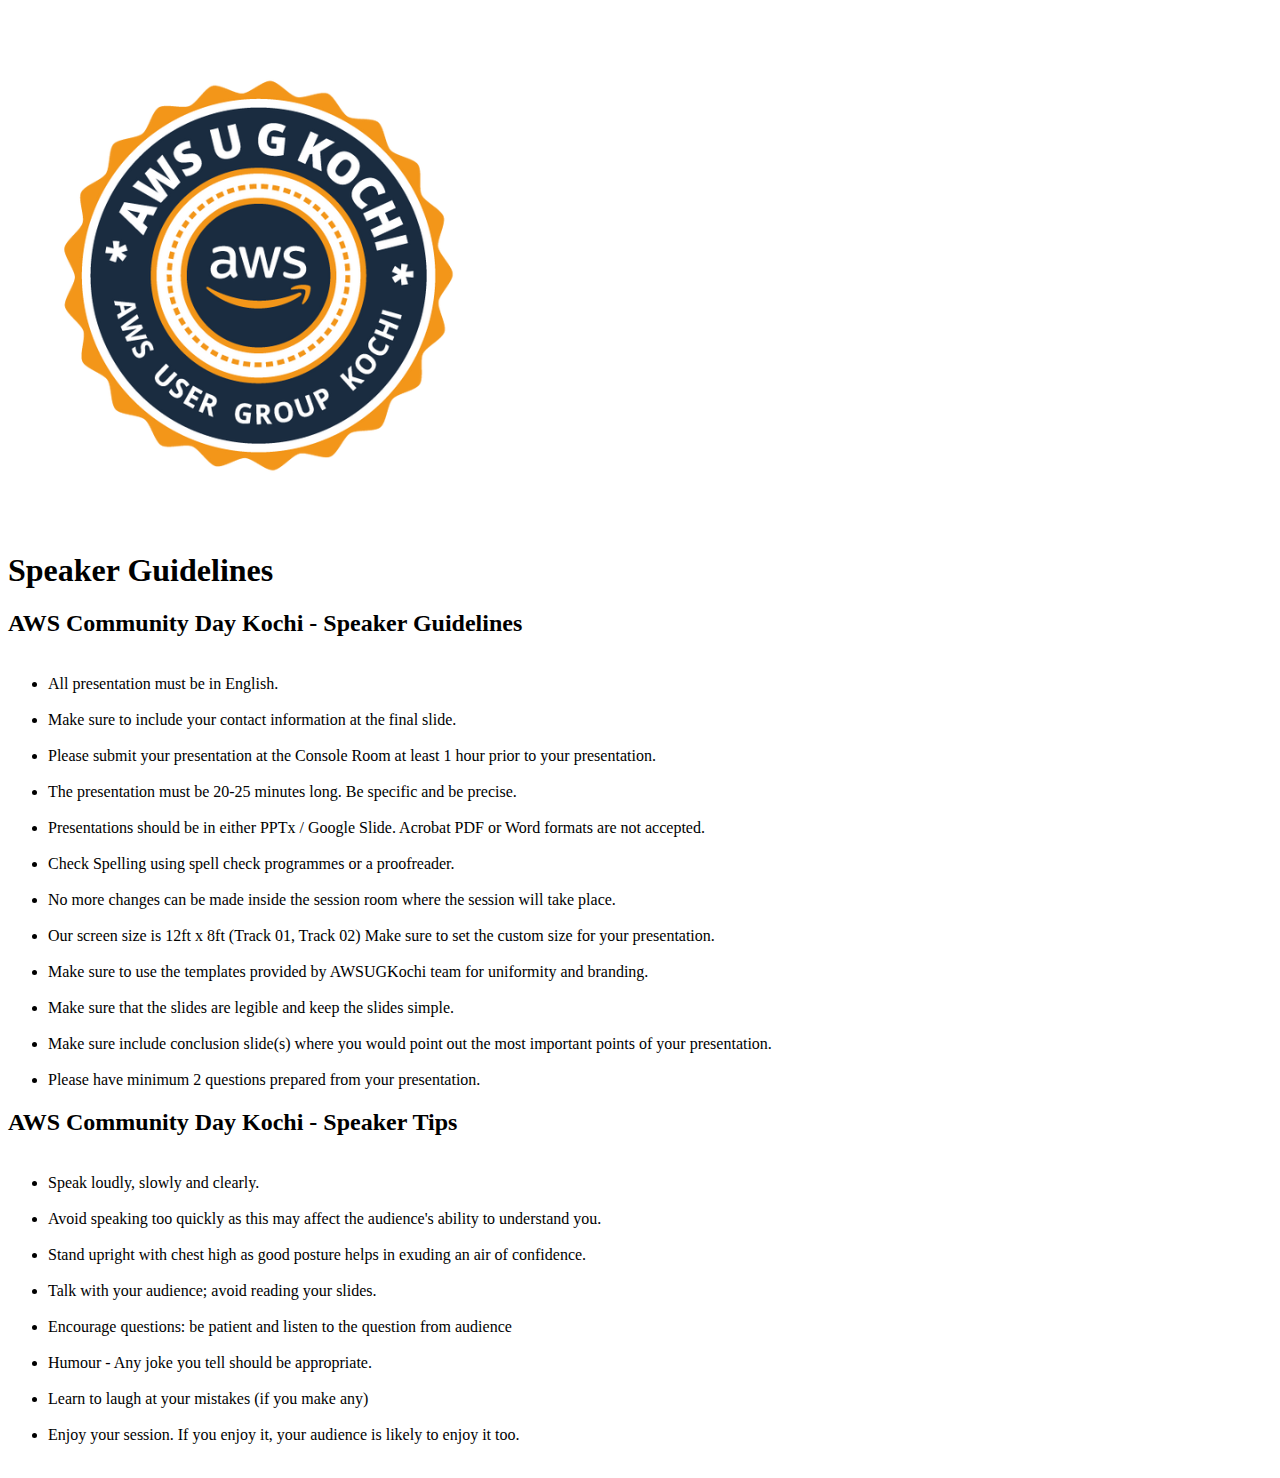
<file: public/speaker-guidelines.html>
<!DOCTYPE html>
<html lang="en">

<head>
	<meta charset="utf-8">
	<meta http-equiv="X-UA-Compatible" content="IE=edge">
	<meta name="viewport" content="width=device-width, initial-scale=1">
	<meta name="description" content="">
	<meta name="author" content="">

	<link rel="icon" type="image/png" sizes="32x32" href="images/favicon-32x32.png" />
	<link rel="icon" type="image/png" sizes="16x16" href="images/favicon-16x16.png" />
	<link rel="apple-touch-icon" sizes="180x180" href="images/apple-touch-icon.png" />
	<link rel="manifest" href="images/site.webmanifest">
	<link rel="mask-icon" href="images/safari-pinned-tab.svg" color="#5bbad5">
	<link rel="shortcut icon" href="images/favicon.ico">
	<meta property="og:url" content="https://communityday.awsugkochi.in" />
	<meta property="og:type" content="website" />
	<meta property="og:title" content="AWS Community Day Kochi 2023" />
	<meta property="og:description"
		content="AWS Community Day is a community-organized event featuring technical discussions led by expert AWS users and community leaders. AWS Community Day is being organized by AWS Users Group - Kochi. This group is for anyone interested in Amazon Web Services, Cloud Computing, AWS design implementation and servicing, EC2, S3, High Scalability Computing, Real Life uses of AWS and cloud servers, SaaS, IAAS, PAAS and many more" />
	<meta property="og:image"
		content="https://s3.ap-south-1.amazonaws.com/aws-community-blr/community-day-logo-sq.png" />
	<meta property="og:image:secure_url"
		content="https://s3.ap-south-1.amazonaws.com/aws-community-blr/community-day-logo-sq.png" />
	<link href="https://fonts.googleapis.com/icon?family=Material+Icons" rel="stylesheet">
	<title>Speaker Guidelines - AWS Community Day Kochi 2023</title>
	<!-- MAIN CSS FILES===================================
	======================================================= -->
	<link rel="stylesheet" href="https://doplrafkvxyec.cloudfront.net/assets/css/bootstrap.min.css">
	<link rel="stylesheet" href="https://doplrafkvxyec.cloudfront.net/assets/css/font-awesome.min.css">
	<link rel="stylesheet" href="https://doplrafkvxyec.cloudfront.net/assets/css/line-icons.min.css">
	<link rel="stylesheet" href="https://doplrafkvxyec.cloudfront.net/assets/css/owl.carousel.css">
	<link rel="stylesheet" href="https://doplrafkvxyec.cloudfront.net/assets/css/owl.theme.css">
	<link rel="stylesheet" href="https://doplrafkvxyec.cloudfront.net/assets/css/owl.transitions.css">
	<link rel="stylesheet" href="https://doplrafkvxyec.cloudfront.net/assets/css/animate.css">
	<!-- CUSTOM STYLE	-->
	<link id="theme" rel="stylesheet" href="https://doplrafkvxyec.cloudfront.net/assets/css/theme.css">
	<link rel="stylesheet" href="https://doplrafkvxyec.cloudfront.net/assets/css/style1.css">
	<link rel="stylesheet" href="https://doplrafkvxyec.cloudfront.net/assets/css/responsive.css">

	<link href="https://maxcdn.bootstrapcdn.com/font-awesome/4.7.0/css/font-awesome.min.css" rel="stylesheet"
		integrity="sha384-wvfXpqpZZVQGK6TAh5PVlGOfQNHSoD2xbE+QkPxCAFlNEevoEH3Sl0sibVcOQVnN" crossorigin="anonymous">

	<style>
		.table>thead>tr>th,
		.table>thead>tr>td,
		.table>tbody>tr>th,
		.table>tbody>tr>td,
		.table>tfoot>tr>th,
		.table>tfoot>tr>td {
			padding: 10px 4px
		}

		#shareImg:hover {
			opacity: 0.8;
			cursor: pointer;
		}
	</style>

</head>
<!-- .theme-option-->

<body id="page-top" data-spy="scroll" data-target=".navbar-fixed-top">

	<!--  banner slider end  -->
	<section id="main-banner">

		<div class="container">
			<div class="row">
				<div class="col-md-6 col-sm-6 col-xs-12 col-md-offset-3 col-sm-offset-3">
					<div class="banner-main">

						<h6 class="lg-title">
							<img src="assets/img/logo.png" class="img-responsive">
						</h6>

						<h1>Speaker Guidelines</h1>

					</div>
				</div>



			</div>
			<!-- row end  -->

		</div>
		<!-- container end  -->
	</section>
	<!-- section slider end	-->

	<!-- section code of conduct Start	-->
	<section id="section-conduct" class="section-padding ">
		<div class="container">
			<div class="row">

				<div class="col-md-12 col-sm-12">
					<div class="about-intro-1">
						<h2></h2>
						<p>
						</p>

						<p>
						<h2>AWS Community Day Kochi - Speaker Guidelines</h2>
						<ul>
							<br>
							<li>All presentation must be in English. </li>
							<br>
							<li>Make sure to include your contact information at the final slide.</li>
							<br>
							<li>Please submit your presentation at the Console Room at least 1 hour prior to your
								presentation.</li>
							<br>
							<li>The presentation must be 20-25 minutes long. Be specific and be precise.</li>
							<br>
							<li>Presentations should be in either PPTx / Google Slide. Acrobat PDF or Word formats are
								not accepted.</li>
							<br>
							<li>Check Spelling using spell check programmes or a proofreader.</li>
							<br>
							<li>No more changes can be made inside the session room where the session will take place.
							</li>
							<br>
							<li>Our screen size is 12ft x 8ft (Track 01, Track 02) Make sure to set the custom size for
								your presentation. </li>
							<br>
							<li>Make sure to use the templates provided by AWSUGKochi team for uniformity and branding.
							</li>
							<br>
							<li>Make sure that the slides are legible and keep the slides simple. </li>
							<br>
							<li>Make sure include conclusion slide(s) where you would point out the most important
								points of your presentation. </li>
							<br>
							<li>Please have minimum 2 questions prepared from your presentation. </li>

						</ul>

						</p>

						<p>
						<h2>AWS Community Day Kochi - Speaker Tips</h2>
						<ul>
							<br>
							<li>Speak loudly, slowly and clearly. </li>
							<br>
							<li>Avoid speaking too quickly as this may affect the audience's ability to understand you.
							</li>
							<br>
							<li>Stand upright with chest high as good posture helps in exuding an air of confidence.
							</li>
							<br>
							<li>Talk with your audience; avoid reading your slides.</li>
							<br>
							<li>Encourage questions: be patient and listen to the question from audience</li>
							<br>
							<li>Humour - Any joke you tell should be appropriate.</li>
							<br>
							<li>Learn to laugh at your mistakes (if you make any) </li>
							<br>
							<li>Enjoy your session. If you enjoy it, your audience is likely to enjoy it too. </li>
							<br>

						</ul>

						</p>


					</div>
				</div>
			</div>
			<!-- row end  -->
		</div>
		<!-- container end  -->
	</section>
	<!-- section code of conduct end	-->

	<!-- Vendor JS Files -->
	<script src="assets/vendor/aos/aos.js"></script>
	<script src="assets/vendor/bootstrap/js/bootstrap.bundle.min.js"></script>
	<script src="assets/vendor/glightbox/js/glightbox.min.js"></script>
	<script src="assets/vendor/swiper/swiper-bundle.min.js"></script>
	<script src="assets/vendor/php-email-form/validate.js"></script>

	<!-- Template Main JS File -->
	<script src="assets/js/main.js"></script>


</body>

</html>
</file>
<file: public/acd-joinme/style.css>
body {
  font-family: 'Amazon Ember', sans-serif;
  font-weight: 700;
  background-color: #f5f5f5;
}

.container {
  max-width: 600px;
  margin-top: 50px;
  text-align: center;
}

h2 {
  color: #ff9900; /* AWS orange color */
}

#posterCanvas {
  border: 3px solid #232f3e; /* AWS dark color */
  display: none; /* Hide canvas initially */
  width: 100%;
  max-width: 600px;
  height: auto;
  margin-top: 1rem;
}

#imageUpload {
  display: block;
  margin: 1rem auto;
}

.btn-custom {
  background-color: #ff9900;
  color: white;
  border: none;
}

.btn-custom:hover {
  background-color: #e68a00;
}

#downloadBtn, #shareBtn {
  display: none; /* Hide buttons initially */
  margin-top: 1rem;
}

#shareTextContainer {
  margin-top: 1.5rem;
  text-align: left;
}

#shareText {
  resize: none;
  width: 100%;
  min-height: 200px;
  font-family: 'Amazon Ember', sans-serif;
  font-size: 0.9rem;
  padding: 10px;
  margin-top: 0.5rem;
  border: 1px solid #ddd;
  border-radius: 5px;
}

.btn-copy {
  margin-top: 0.5rem;
  display: inline-block;
  width: 100%;
}

/* Footer styling */
footer {
  margin-top: 3rem;
  padding: 1rem;
  text-align: center;
  font-size: 0.9rem;
  color: #777;
}

.instruction-box {
  font-weight: 500;
  background-color: #f8f9fa; /* Light gray background */
  border: 1px solid #dee2e6; /* Subtle border color */
  border-radius: 8px;        /* Rounded corners */
  display: none;
}
</file>
